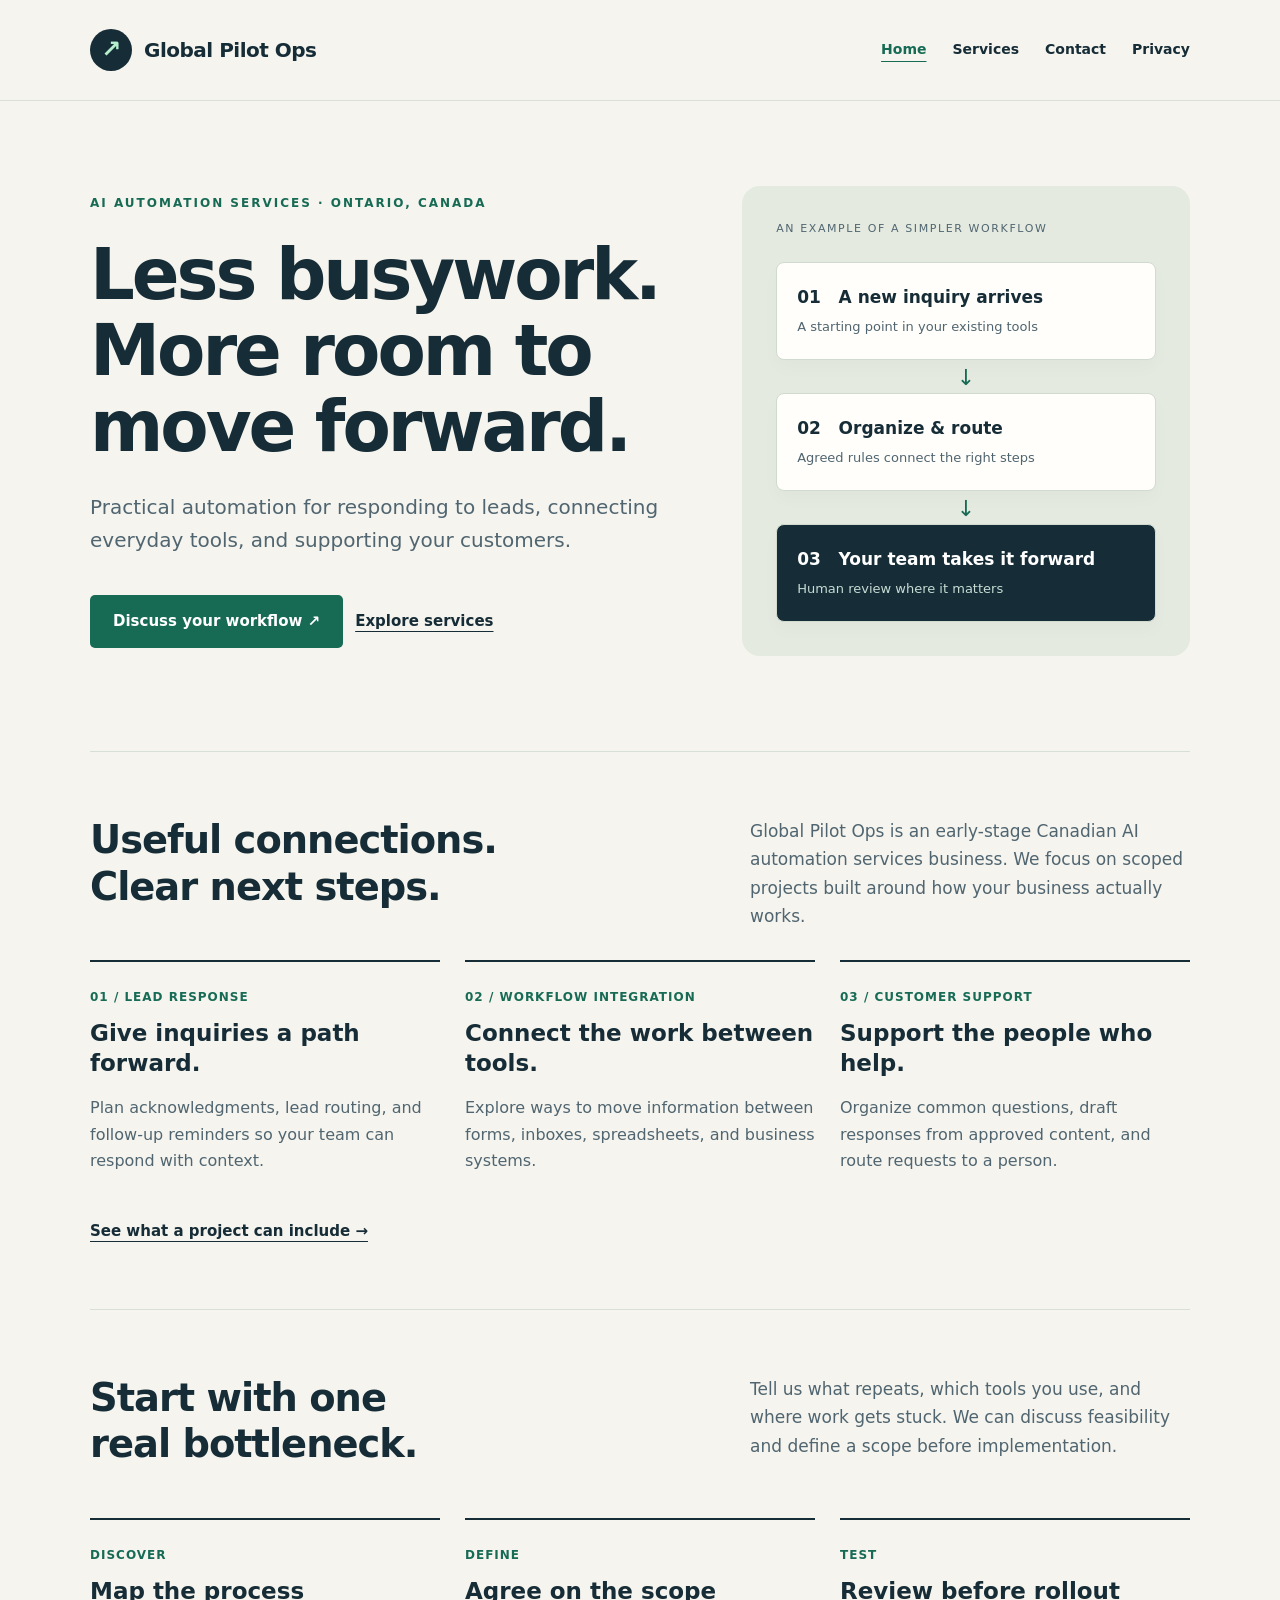
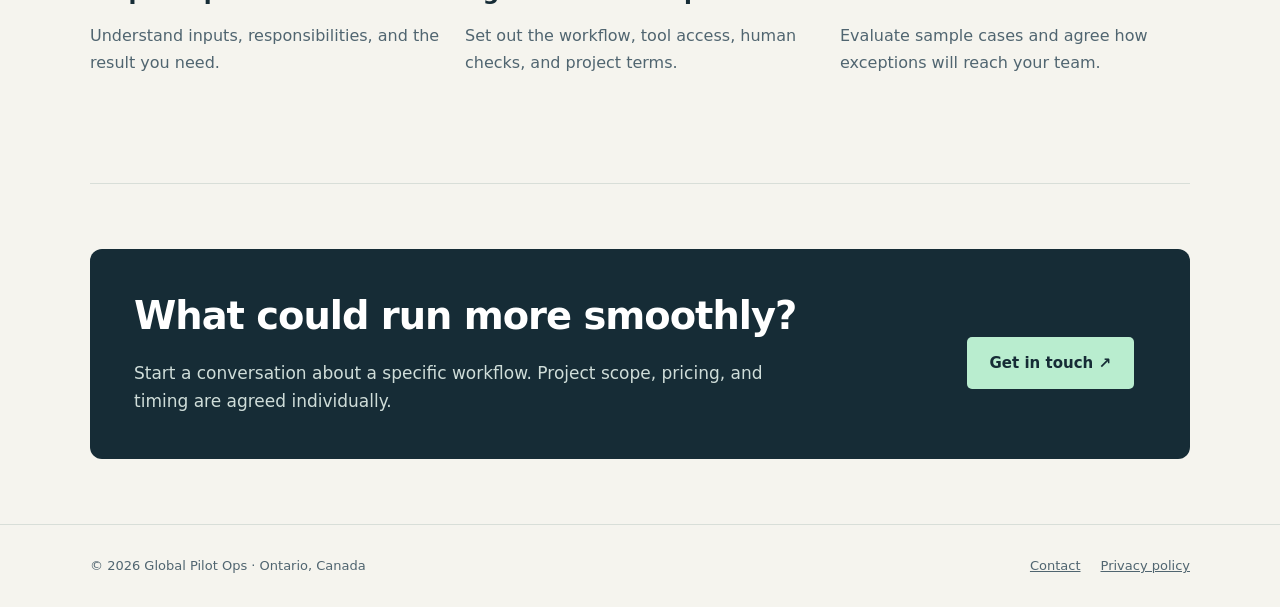
<file: index.html>
<!doctype html><html lang="en-CA"><head><meta charset="utf-8"><meta name="viewport" content="width=device-width, initial-scale=1"><meta name="description" content="Global Pilot Ops is an early-stage Canadian AI automation services business helping plan lead response, workflow integrations, and customer support automation."><meta name="theme-color" content="#176b55"><title>Practical AI automation | Global Pilot Ops</title><link rel="stylesheet" href="styles.css"><link rel="icon" href="favicon.svg" type="image/svg+xml"></head><body><a class="skip" href="#main">Skip to content</a><header><div class="wrap nav"><a class="brand" href="index.html" aria-label="Global Pilot Ops home"><span class="mark" aria-hidden="true">↗</span>Global Pilot Ops</a><nav aria-label="Main navigation"><a href="index.html" aria-current="page">Home</a><a href="services.html">Services</a><a href="contact.html">Contact</a><a href="privacy.html">Privacy</a></nav></div></header><main id="main" class="wrap"><section class="hero"><div><div class="eyebrow">AI automation services · Ontario, Canada</div><h1>Less busywork.<br>More room to<br>move forward.</h1><p class="lead">Practical automation for responding to leads, connecting everyday tools, and supporting your customers.</p><a class="button" href="contact.html">Discuss your workflow ↗</a><a class="text-link" href="services.html">Explore services</a></div><div class="diagram" role="img" aria-label="Illustrative workflow: a new inquiry is organized and routed for a human next step"><div class="caption">An example of a simpler workflow</div><div class="node"><b>01 &nbsp; A new inquiry arrives</b><span>A starting point in your existing tools</span></div><div class="arrow">↓</div><div class="node"><b>02 &nbsp; Organize &amp; route</b><span>Agreed rules connect the right steps</span></div><div class="arrow">↓</div><div class="node end"><b>03 &nbsp; Your team takes it forward</b><span>Human review where it matters</span></div></div></section><section class="band"><div class="section-intro"><h2>Useful connections.<br>Clear next steps.</h2><p>Global Pilot Ops is an early-stage Canadian AI automation services business. We focus on scoped projects built around how your business actually works.</p></div><div class="cards"><article class="card"><div class="number">01 / LEAD RESPONSE</div><h3>Give inquiries a path forward.</h3><p>Plan acknowledgments, lead routing, and follow-up reminders so your team can respond with context.</p></article><article class="card"><div class="number">02 / WORKFLOW INTEGRATION</div><h3>Connect the work between tools.</h3><p>Explore ways to move information between forms, inboxes, spreadsheets, and business systems.</p></article><article class="card"><div class="number">03 / CUSTOMER SUPPORT</div><h3>Support the people who help.</h3><p>Organize common questions, draft responses from approved content, and route requests to a person.</p></article></div><a class="text-link" href="services.html">See what a project can include →</a></section><section class="band"><div class="section-intro"><h2>Start with one<br>real bottleneck.</h2><p>Tell us what repeats, which tools you use, and where work gets stuck. We can discuss feasibility and define a scope before implementation.</p></div><div class="cards"><div class="card"><div class="number">DISCOVER</div><h3>Map the process</h3><p>Understand inputs, responsibilities, and the result you need.</p></div><div class="card"><div class="number">DEFINE</div><h3>Agree on the scope</h3><p>Set out the workflow, tool access, human checks, and project terms.</p></div><div class="card"><div class="number">TEST</div><h3>Review before rollout</h3><p>Evaluate sample cases and agree how exceptions will reach your team.</p></div></div></section><section class="band"><div class="callout"><div><h2>What could run more smoothly?</h2><p>Start a conversation about a specific workflow. Project scope, pricing, and timing are agreed individually.</p></div><a class="button" href="contact.html">Get in touch ↗</a></div></section></main><footer><div class="wrap foot"><div>© 2026 Global Pilot Ops · Ontario, Canada</div><div><a href="contact.html">Contact</a><a href="privacy.html">Privacy policy</a></div></div></footer></body></html>
</file>
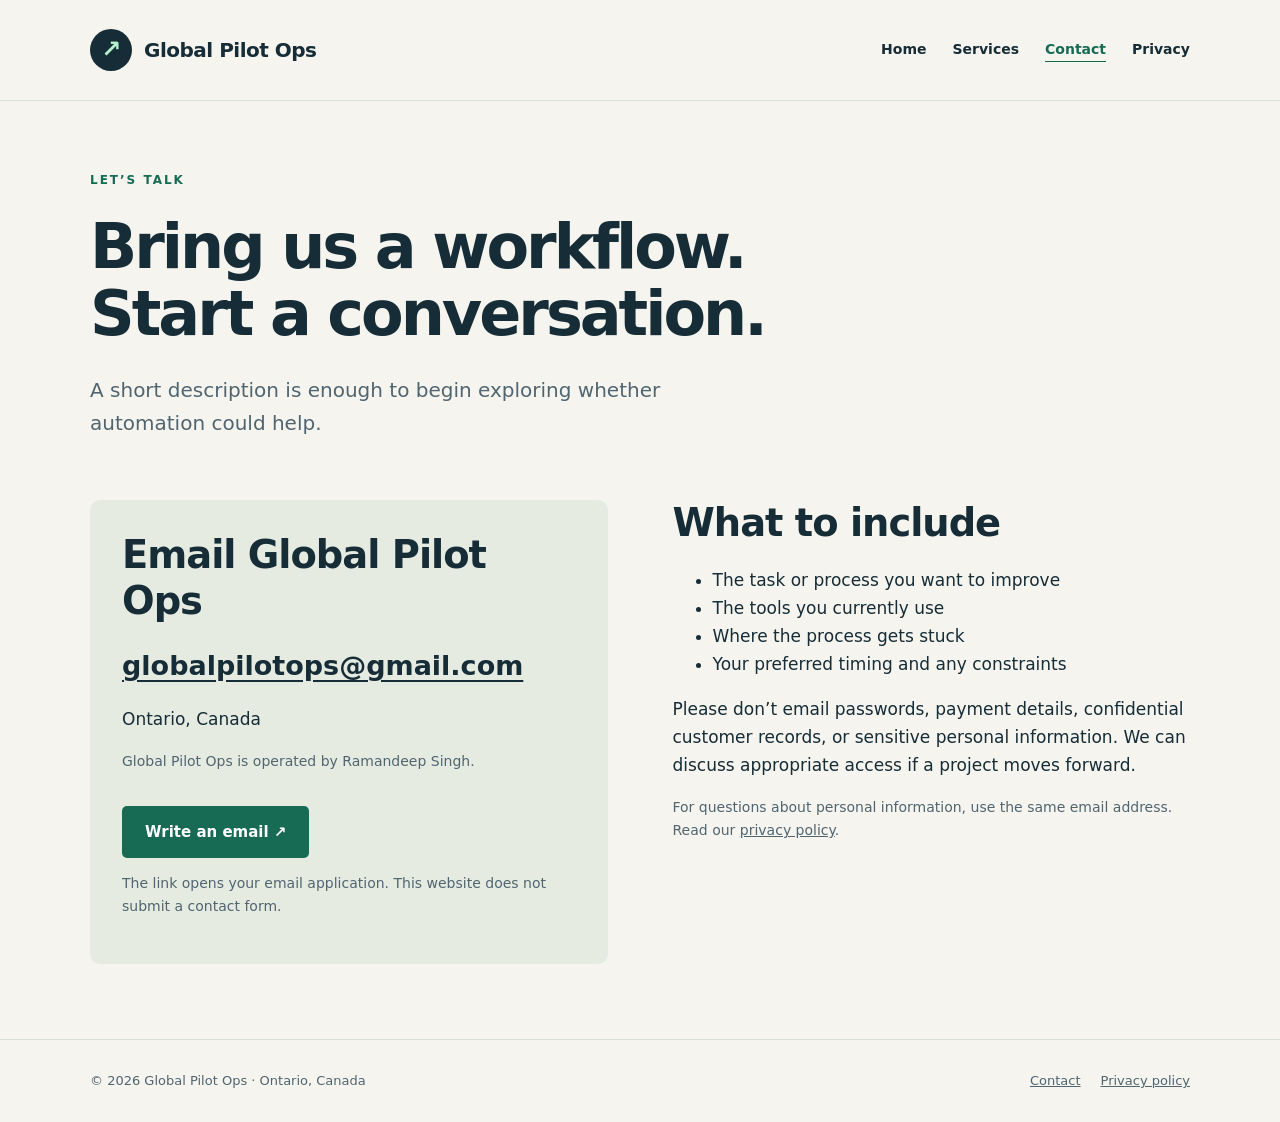
<file: contact.html>
<!doctype html><html lang="en-CA"><head><meta charset="utf-8"><meta name="viewport" content="width=device-width, initial-scale=1"><meta name="description" content="Contact Global Pilot Ops at globalpilotops@gmail.com to discuss an AI automation project."><meta name="theme-color" content="#176b55"><title>Contact | Global Pilot Ops</title><link rel="stylesheet" href="styles.css"><link rel="icon" href="favicon.svg" type="image/svg+xml"></head><body><a class="skip" href="#main">Skip to content</a><header><div class="wrap nav"><a class="brand" href="index.html" aria-label="Global Pilot Ops home"><span class="mark" aria-hidden="true">↗</span>Global Pilot Ops</a><nav aria-label="Main navigation"><a href="index.html">Home</a><a href="services.html">Services</a><a href="contact.html" aria-current="page">Contact</a><a href="privacy.html">Privacy</a></nav></div></header><main id="main" class="wrap"><div class="page-head"><div class="eyebrow">Let’s talk</div><h1>Bring us a workflow.<br>Start a conversation.</h1><p class="lead">A short description is enough to begin exploring whether automation could help.</p></div><div class="contact-grid"><section class="panel"><h2>Email Global Pilot Ops</h2><p><a class="email" href="mailto:globalpilotops@gmail.com">globalpilotops@gmail.com</a></p><p>Ontario, Canada</p><p class="small">Global Pilot Ops is operated by Ramandeep Singh.</p><a class="button" href="mailto:globalpilotops@gmail.com?subject=Automation%20project%20inquiry">Write an email ↗</a><p class="small">The link opens your email application. This website does not submit a contact form.</p></section><section><h2>What to include</h2><ul><li>The task or process you want to improve</li><li>The tools you currently use</li><li>Where the process gets stuck</li><li>Your preferred timing and any constraints</li></ul><p>Please don’t email passwords, payment details, confidential customer records, or sensitive personal information. We can discuss appropriate access if a project moves forward.</p><p class="small">For questions about personal information, use the same email address. Read our <a href="privacy.html">privacy policy</a>.</p></section></div></main><footer><div class="wrap foot"><div>© 2026 Global Pilot Ops · Ontario, Canada</div><div><a href="contact.html">Contact</a><a href="privacy.html">Privacy policy</a></div></div></footer></body></html>
</file>
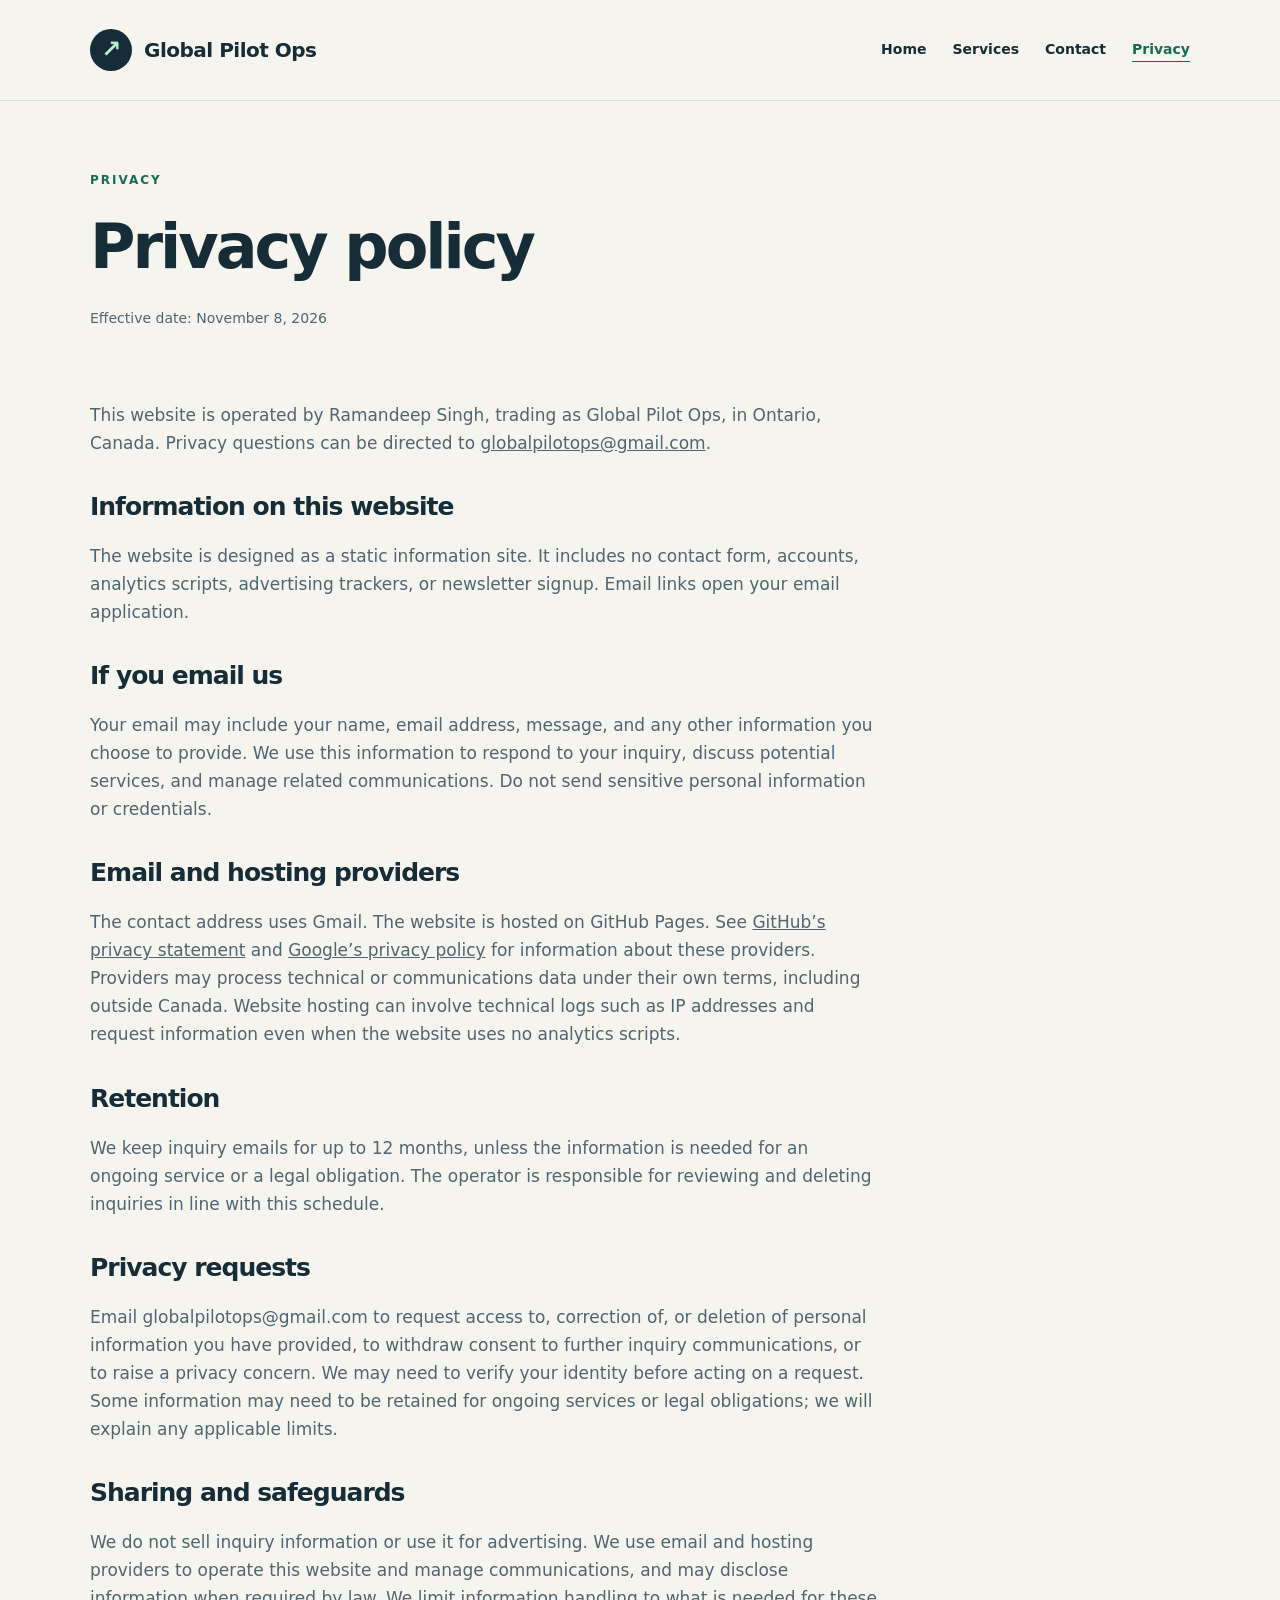
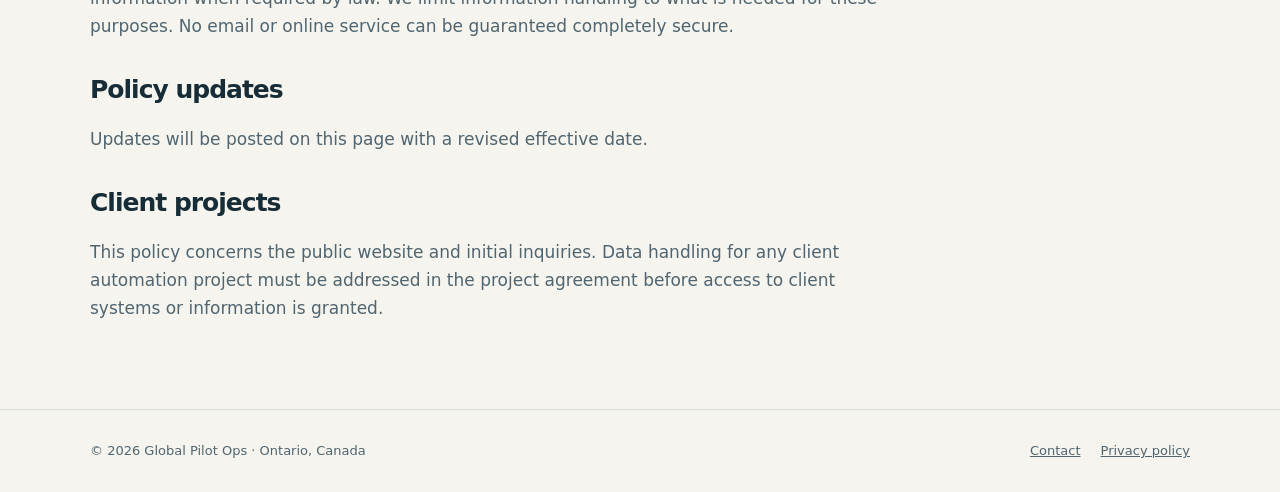
<file: privacy.html>
<!doctype html><html lang="en-CA"><head><meta charset="utf-8"><meta name="viewport" content="width=device-width, initial-scale=1"><meta name="description" content="Privacy policy for the Global Pilot Ops public website and email inquiries."><meta name="theme-color" content="#176b55"><title>Privacy Policy | Global Pilot Ops</title><link rel="stylesheet" href="styles.css"><link rel="icon" href="favicon.svg" type="image/svg+xml"></head><body><a class="skip" href="#main">Skip to content</a><header><div class="wrap nav"><a class="brand" href="index.html" aria-label="Global Pilot Ops home"><span class="mark" aria-hidden="true">↗</span>Global Pilot Ops</a><nav aria-label="Main navigation"><a href="index.html">Home</a><a href="services.html">Services</a><a href="contact.html">Contact</a><a href="privacy.html" aria-current="page">Privacy</a></nav></div></header><main id="main" class="wrap"><div class="page-head"><div class="eyebrow">Privacy</div><h1>Privacy policy</h1><p class="small">Effective date: November 8, 2026</p></div><article class="policy"><p>This website is operated by Ramandeep Singh, trading as Global Pilot Ops, in Ontario, Canada. Privacy questions can be directed to <a href="mailto:globalpilotops@gmail.com">globalpilotops@gmail.com</a>.</p><h2>Information on this website</h2><p>The website is designed as a static information site. It includes no contact form, accounts, analytics scripts, advertising trackers, or newsletter signup. Email links open your email application.</p><h2>If you email us</h2><p>Your email may include your name, email address, message, and any other information you choose to provide. We use this information to respond to your inquiry, discuss potential services, and manage related communications. Do not send sensitive personal information or credentials.</p><h2>Email and hosting providers</h2><p>The contact address uses Gmail. The website is hosted on GitHub Pages. See <a href="https://docs.github.com/en/site-policy/privacy-policies/github-general-privacy-statement">GitHub’s privacy statement</a> and <a href="https://policies.google.com/privacy">Google’s privacy policy</a> for information about these providers. Providers may process technical or communications data under their own terms, including outside Canada. Website hosting can involve technical logs such as IP addresses and request information even when the website uses no analytics scripts.</p><h2>Retention</h2><p>We keep inquiry emails for up to 12 months, unless the information is needed for an ongoing service or a legal obligation. The operator is responsible for reviewing and deleting inquiries in line with this schedule.</p><h2>Privacy requests</h2><p>Email globalpilotops@gmail.com to request access to, correction of, or deletion of personal information you have provided, to withdraw consent to further inquiry communications, or to raise a privacy concern. We may need to verify your identity before acting on a request. Some information may need to be retained for ongoing services or legal obligations; we will explain any applicable limits.</p><h2>Sharing and safeguards</h2><p>We do not sell inquiry information or use it for advertising. We use email and hosting providers to operate this website and manage communications, and may disclose information when required by law. We limit information handling to what is needed for these purposes. No email or online service can be guaranteed completely secure.</p><h2>Policy updates</h2><p>Updates will be posted on this page with a revised effective date.</p><h2>Client projects</h2><p>This policy concerns the public website and initial inquiries. Data handling for any client automation project must be addressed in the project agreement before access to client systems or information is granted.</p></article></main><footer><div class="wrap foot"><div>© 2026 Global Pilot Ops · Ontario, Canada</div><div><a href="contact.html">Contact</a><a href="privacy.html">Privacy policy</a></div></div></footer></body></html>
</file>
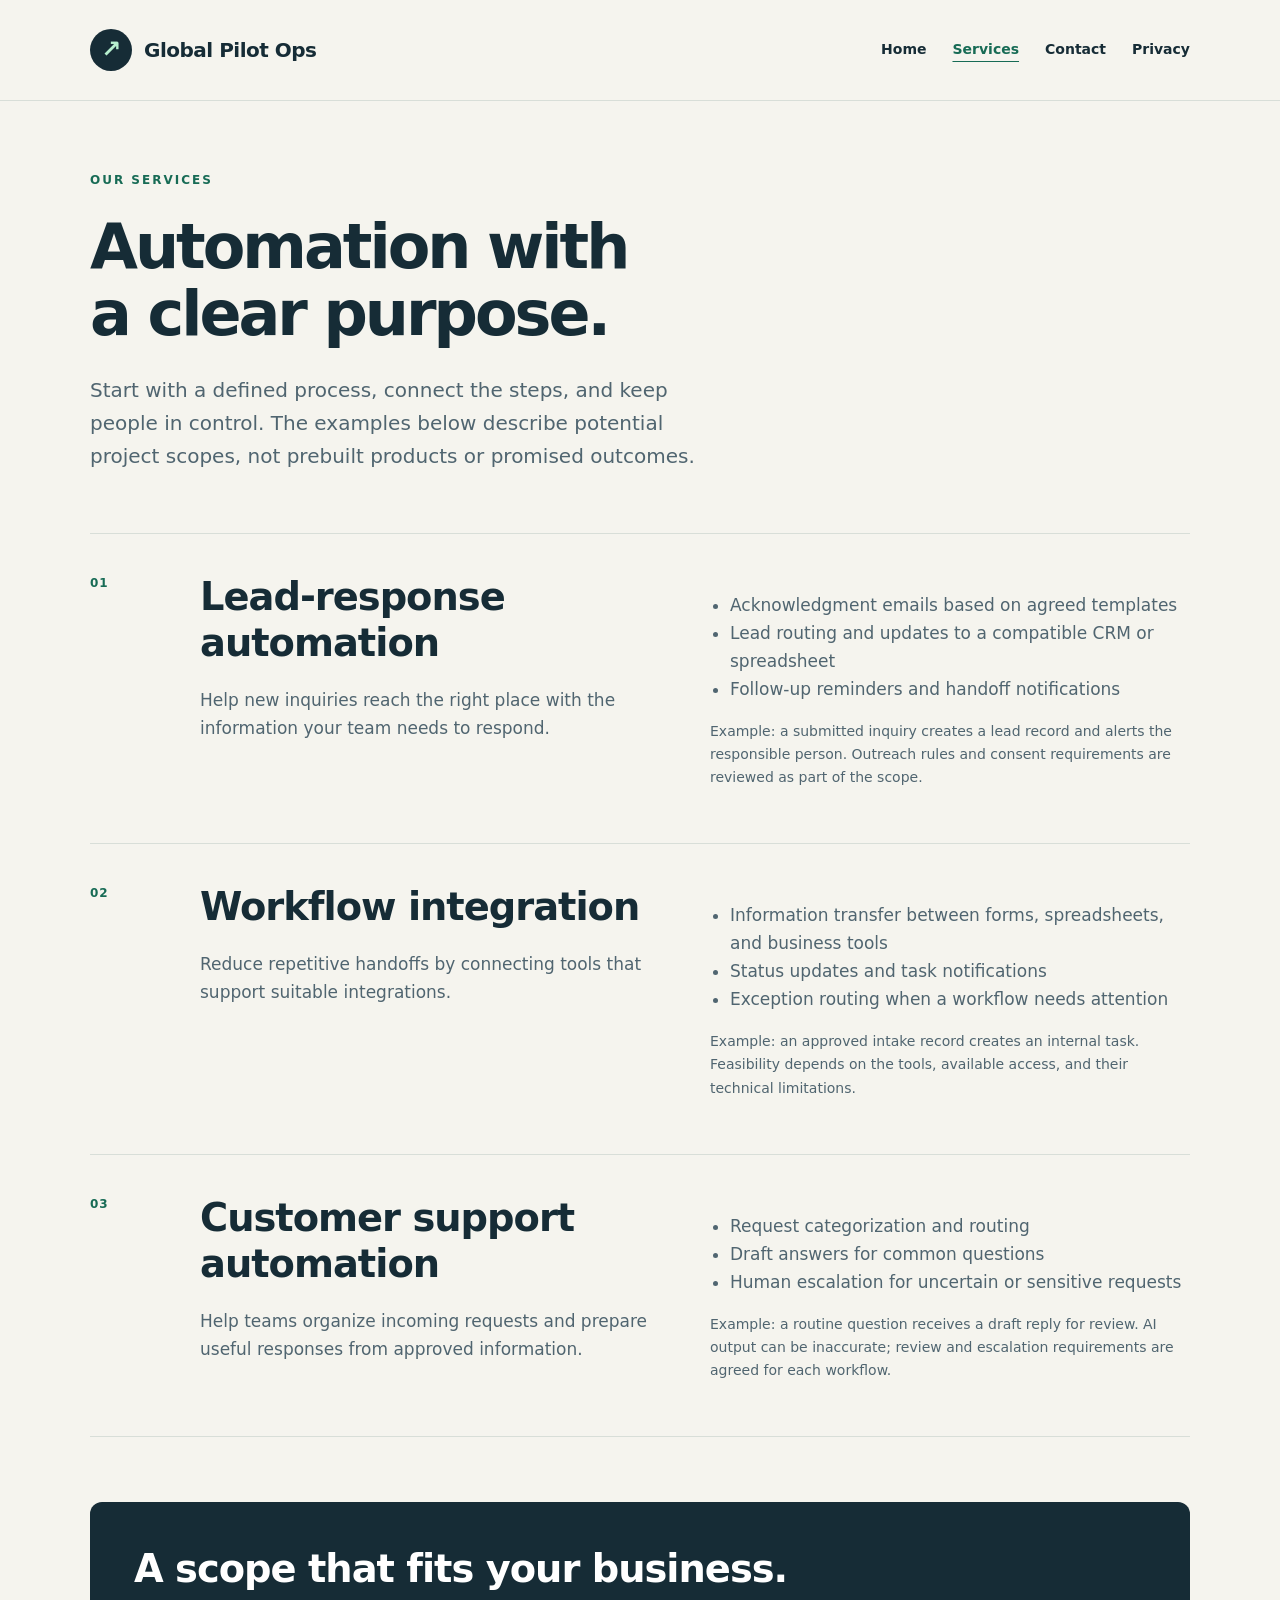
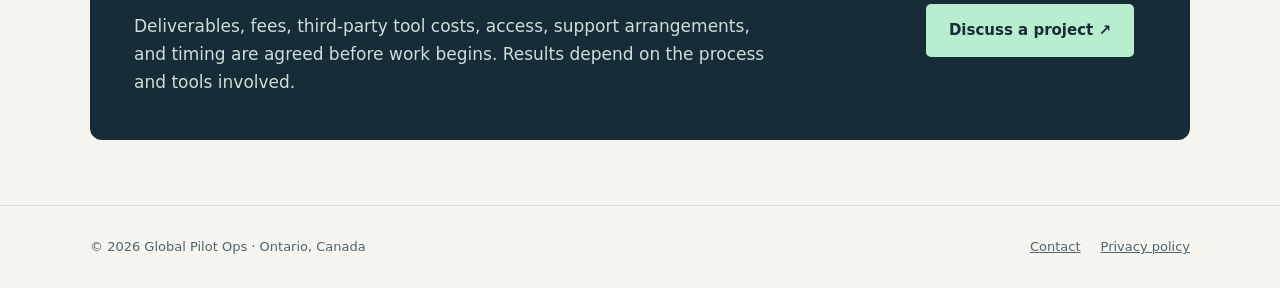
<file: services.html>
<!doctype html><html lang="en-CA"><head><meta charset="utf-8"><meta name="viewport" content="width=device-width, initial-scale=1"><meta name="description" content="Explore lead-response automation, workflow integration, and customer support automation services from Global Pilot Ops."><meta name="theme-color" content="#176b55"><title>Services | Global Pilot Ops</title><link rel="stylesheet" href="styles.css"><link rel="icon" href="favicon.svg" type="image/svg+xml"></head><body><a class="skip" href="#main">Skip to content</a><header><div class="wrap nav"><a class="brand" href="index.html" aria-label="Global Pilot Ops home"><span class="mark" aria-hidden="true">↗</span>Global Pilot Ops</a><nav aria-label="Main navigation"><a href="index.html">Home</a><a href="services.html" aria-current="page">Services</a><a href="contact.html">Contact</a><a href="privacy.html">Privacy</a></nav></div></header><main id="main" class="wrap"><div class="page-head"><div class="eyebrow">Our services</div><h1>Automation with<br>a clear purpose.</h1><p class="lead">Start with a defined process, connect the steps, and keep people in control. The examples below describe potential project scopes, not prebuilt products or promised outcomes.</p></div><section class="service"><div class="number">01</div><div><h2>Lead-response automation</h2><p>Help new inquiries reach the right place with the information your team needs to respond.</p></div><div><ul><li>Acknowledgment emails based on agreed templates</li><li>Lead routing and updates to a compatible CRM or spreadsheet</li><li>Follow-up reminders and handoff notifications</li></ul><p class="small">Example: a submitted inquiry creates a lead record and alerts the responsible person. Outreach rules and consent requirements are reviewed as part of the scope.</p></div></section><section class="service"><div class="number">02</div><div><h2>Workflow integration</h2><p>Reduce repetitive handoffs by connecting tools that support suitable integrations.</p></div><div><ul><li>Information transfer between forms, spreadsheets, and business tools</li><li>Status updates and task notifications</li><li>Exception routing when a workflow needs attention</li></ul><p class="small">Example: an approved intake record creates an internal task. Feasibility depends on the tools, available access, and their technical limitations.</p></div></section><section class="service"><div class="number">03</div><div><h2>Customer support automation</h2><p>Help teams organize incoming requests and prepare useful responses from approved information.</p></div><div><ul><li>Request categorization and routing</li><li>Draft answers for common questions</li><li>Human escalation for uncertain or sensitive requests</li></ul><p class="small">Example: a routine question receives a draft reply for review. AI output can be inaccurate; review and escalation requirements are agreed for each workflow.</p></div></section><section class="band"><div class="callout"><div><h2>A scope that fits your business.</h2><p>Deliverables, fees, third-party tool costs, access, support arrangements, and timing are agreed before work begins. Results depend on the process and tools involved.</p></div><a class="button" href="contact.html">Discuss a project ↗</a></div></section></main><footer><div class="wrap foot"><div>© 2026 Global Pilot Ops · Ontario, Canada</div><div><a href="contact.html">Contact</a><a href="privacy.html">Privacy policy</a></div></div></footer></body></html>
</file>
<file: styles.css>
:root{--ink:#162c36;--muted:#506570;--paper:#f5f4ee;--green:#176b55;--line:#d8ded8}*{box-sizing:border-box}body{margin:0;background:var(--paper);color:var(--ink);font:17px/1.65 system-ui,-apple-system,BlinkMacSystemFont,"Segoe UI",sans-serif}a{color:inherit}a:focus-visible{outline:3px solid #e09b38;outline-offset:5px}.wrap{max-width:1160px;margin:auto;padding:0 30px}.skip{position:absolute;left:20px;top:-80px;background:white;padding:10px;z-index:5}.skip:focus{top:10px}header{border-bottom:1px solid var(--line)}.nav{display:flex;align-items:center;justify-content:space-between;gap:25px;min-height:100px}.brand{text-decoration:none;display:flex;align-items:center;gap:12px;font-weight:750;letter-spacing:-.5px;font-size:20px}.mark{display:grid;place-items:center;background:var(--ink);color:#b6efce;border-radius:50%;width:42px;height:42px;font-size:24px}nav{display:flex;gap:26px;flex-wrap:wrap}nav a{text-decoration:none;font-size:14px;font-weight:600}nav a[aria-current=page]{color:var(--green);text-decoration:underline;text-underline-offset:7px}.hero{display:grid;grid-template-columns:1.3fr 1fr;gap:70px;align-items:center;padding:85px 0 95px}.eyebrow{font-size:12px;font-weight:750;text-transform:uppercase;letter-spacing:2px;color:var(--green);margin-bottom:23px}h1{font-size:clamp(42px,5.5vw,72px);line-height:1.08;letter-spacing:-3px;margin:0 0 26px;font-weight:650}h2{font-size:clamp(28px,3vw,40px);line-height:1.2;letter-spacing:-1px;margin:0 0 20px}h3{font-size:23px;line-height:1.3;margin:12px 0}.lead{font-size:20px;color:var(--muted);max-width:620px}.button{display:inline-block;background:var(--green);color:white;text-decoration:none;padding:14px 23px;border-radius:5px;font-weight:650;font-size:15px;margin:18px 12px 0 0}.text-link{font-size:15px;font-weight:650;text-underline-offset:5px}.diagram{background:#e4eae0;border-radius:18px;padding:34px;position:relative}.diagram .caption{font-size:11px;text-transform:uppercase;letter-spacing:1.6px;color:var(--muted);margin-bottom:24px}.node{background:#fffefa;border:1px solid #d1dace;border-radius:8px;padding:20px;box-shadow:0 8px 18px #26392f06}.node b{display:block;font-size:17px}.node span{font-size:13px;color:var(--muted)}.arrow{height:33px;text-align:center;color:var(--green);font-size:22px}.node.end{background:var(--ink);color:white}.node.end span{color:#c6dcd4}.band{border-top:1px solid var(--line);padding:65px 0}.section-intro{display:flex;justify-content:space-between;gap:40px;align-items:start;margin-bottom:30px}.section-intro p{max-width:440px;margin:0;color:var(--muted)}.cards{display:grid;grid-template-columns:repeat(3,1fr);gap:25px}.card{padding:26px 0;border-top:2px solid var(--ink)}.number{font-size:12px;letter-spacing:1px;color:var(--green);font-weight:700}.card p{color:var(--muted);font-size:16px}.callout{padding:44px;background:var(--ink);color:white;border-radius:12px;display:flex;justify-content:space-between;gap:30px;align-items:center}.callout p{color:#cfddd9;max-width:650px;margin-bottom:0}.callout .button{background:#b9edcf;color:var(--ink);white-space:nowrap}.page-head{max-width:800px;padding:70px 0 40px}.page-head h1{font-size:clamp(42px,5vw,62px)}.service{display:grid;grid-template-columns:80px 1fr 1fr;gap:30px;border-top:1px solid var(--line);padding:40px 0}.service p{margin-top:0;color:var(--muted)}.service ul{padding-left:20px;color:var(--muted)}.contact-grid{display:grid;grid-template-columns:1fr 1fr;gap:65px;padding:0 0 75px}.panel{padding:32px;background:#e6ebe2;border-radius:10px}.email{font-size:clamp(18px,2.3vw,27px);font-weight:600;overflow-wrap:anywhere;text-underline-offset:5px}.policy{max-width:790px;padding-bottom:70px}.policy h2{font-size:25px;margin-top:35px}.policy p,.policy li{color:var(--muted)}.draft{padding:16px 20px;border:1px solid #a87829;background:#fff1d8;border-radius:6px}.small{font-size:14px;color:var(--muted)}footer{border-top:1px solid var(--line);padding:30px 0;font-size:13px;color:var(--muted)}.foot{display:flex;justify-content:space-between;gap:20px;flex-wrap:wrap}footer a{margin-left:20px}@media(max-width:760px){.wrap{padding:0 22px}.nav{align-items:flex-start;padding:22px 0;gap:18px;flex-direction:column}nav{gap:20px}.hero{grid-template-columns:1fr;padding:48px 0;gap:35px}h1{letter-spacing:-1.8px}.diagram{padding:24px}.cards,.contact-grid{grid-template-columns:1fr;gap:15px}.section-intro,.callout{display:block}.band{padding:42px 0}.service{grid-template-columns:35px 1fr;gap:16px}.service>div:last-child{grid-column:2}.callout{padding:28px}.page-head{padding-top:45px}.foot{display:block}footer a{margin:0 20px 0 0}}
</file>
